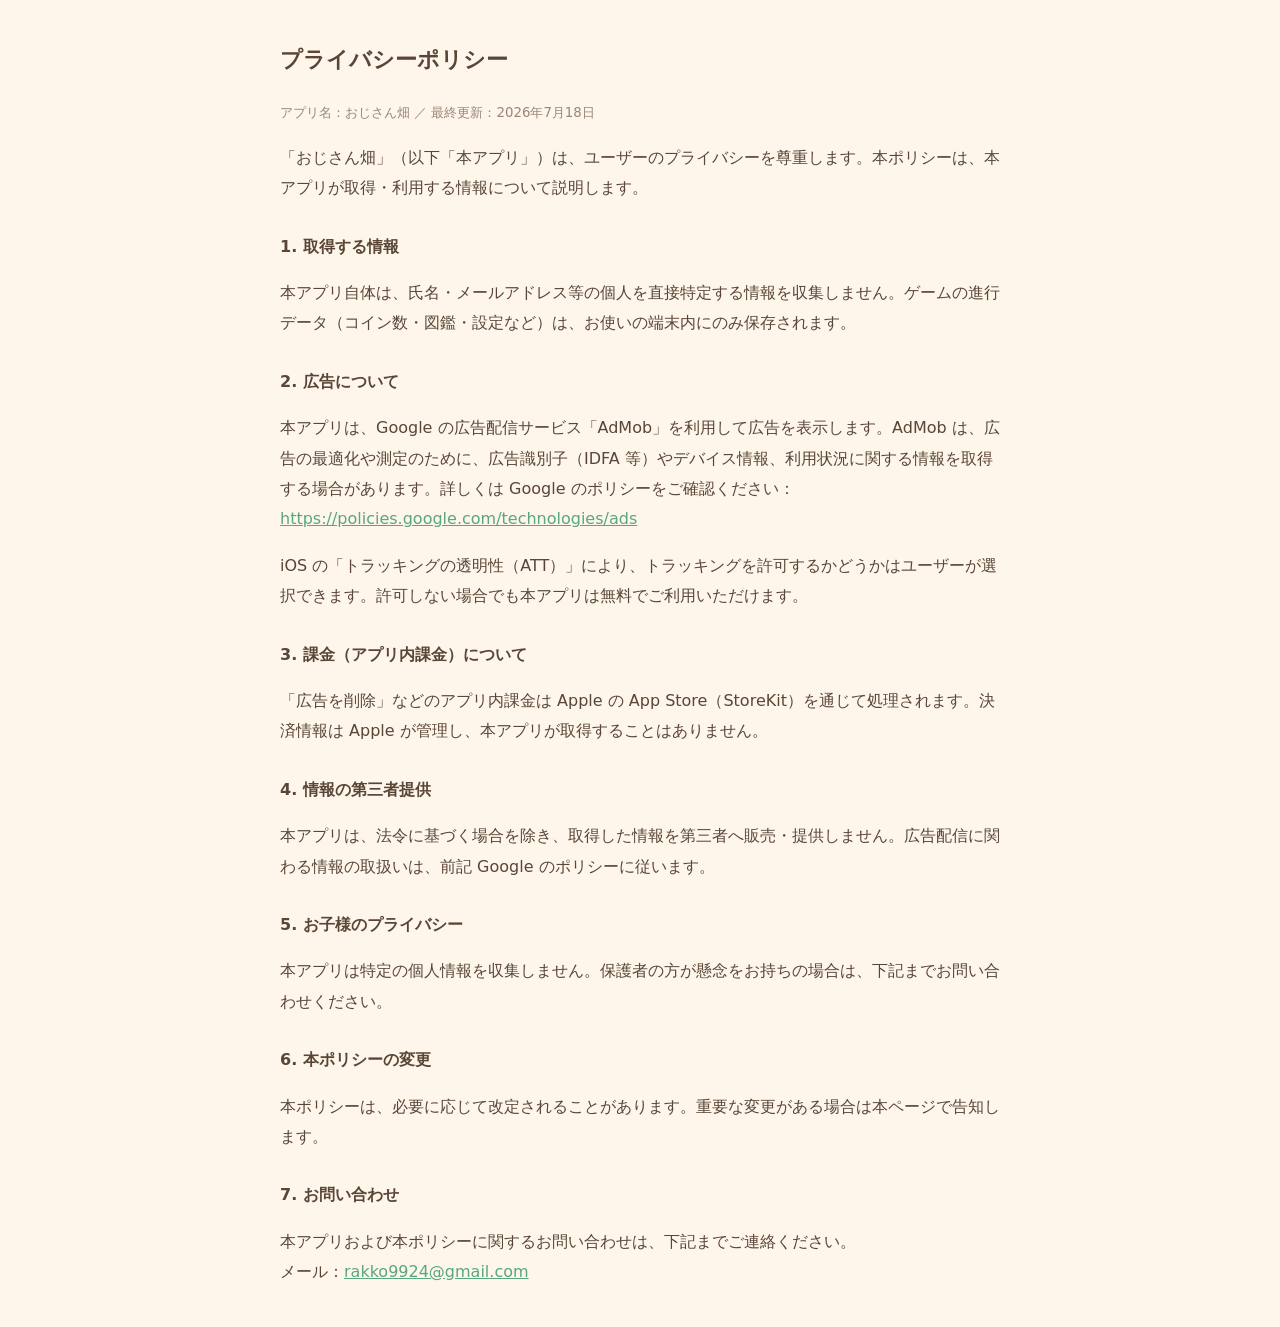
<file: privacy.html>
<!doctype html>
<meta charset="utf-8">
<meta name="viewport" content="width=device-width, initial-scale=1">
<title>プライバシーポリシー — おじさん畑</title>
<style>
body{font-family:-apple-system,"Hiragino Sans",system-ui,sans-serif;max-width:720px;margin:0 auto;padding:24px;color:#5a4636;background:#fef6ea;line-height:1.9;}
h1{font-size:22px;} h2{font-size:16px;margin-top:28px;} a{color:#5aa77f;}
small{color:#9a8676;}
</style>
<h1>プライバシーポリシー</h1>
<p><small>アプリ名：おじさん畑 ／ 最終更新：2026年7月18日</small></p>

<p>「おじさん畑」（以下「本アプリ」）は、ユーザーのプライバシーを尊重します。本ポリシーは、本アプリが取得・利用する情報について説明します。</p>

<h2>1. 取得する情報</h2>
<p>本アプリ自体は、氏名・メールアドレス等の個人を直接特定する情報を収集しません。ゲームの進行データ（コイン数・図鑑・設定など）は、お使いの端末内にのみ保存されます。</p>

<h2>2. 広告について</h2>
<p>本アプリは、Google の広告配信サービス「AdMob」を利用して広告を表示します。AdMob は、広告の最適化や測定のために、広告識別子（IDFA 等）やデバイス情報、利用状況に関する情報を取得する場合があります。詳しくは Google のポリシーをご確認ください：<br>
<a href="https://policies.google.com/technologies/ads">https://policies.google.com/technologies/ads</a></p>
<p>iOS の「トラッキングの透明性（ATT）」により、トラッキングを許可するかどうかはユーザーが選択できます。許可しない場合でも本アプリは無料でご利用いただけます。</p>

<h2>3. 課金（アプリ内課金）について</h2>
<p>「広告を削除」などのアプリ内課金は Apple の App Store（StoreKit）を通じて処理されます。決済情報は Apple が管理し、本アプリが取得することはありません。</p>

<h2>4. 情報の第三者提供</h2>
<p>本アプリは、法令に基づく場合を除き、取得した情報を第三者へ販売・提供しません。広告配信に関わる情報の取扱いは、前記 Google のポリシーに従います。</p>

<h2>5. お子様のプライバシー</h2>
<p>本アプリは特定の個人情報を収集しません。保護者の方が懸念をお持ちの場合は、下記までお問い合わせください。</p>

<h2>6. 本ポリシーの変更</h2>
<p>本ポリシーは、必要に応じて改定されることがあります。重要な変更がある場合は本ページで告知します。</p>

<h2>7. お問い合わせ</h2>
<p>本アプリおよび本ポリシーに関するお問い合わせは、下記までご連絡ください。<br>
メール：<a href="mailto:rakko9924@gmail.com">rakko9924@gmail.com</a></p>
</file>
